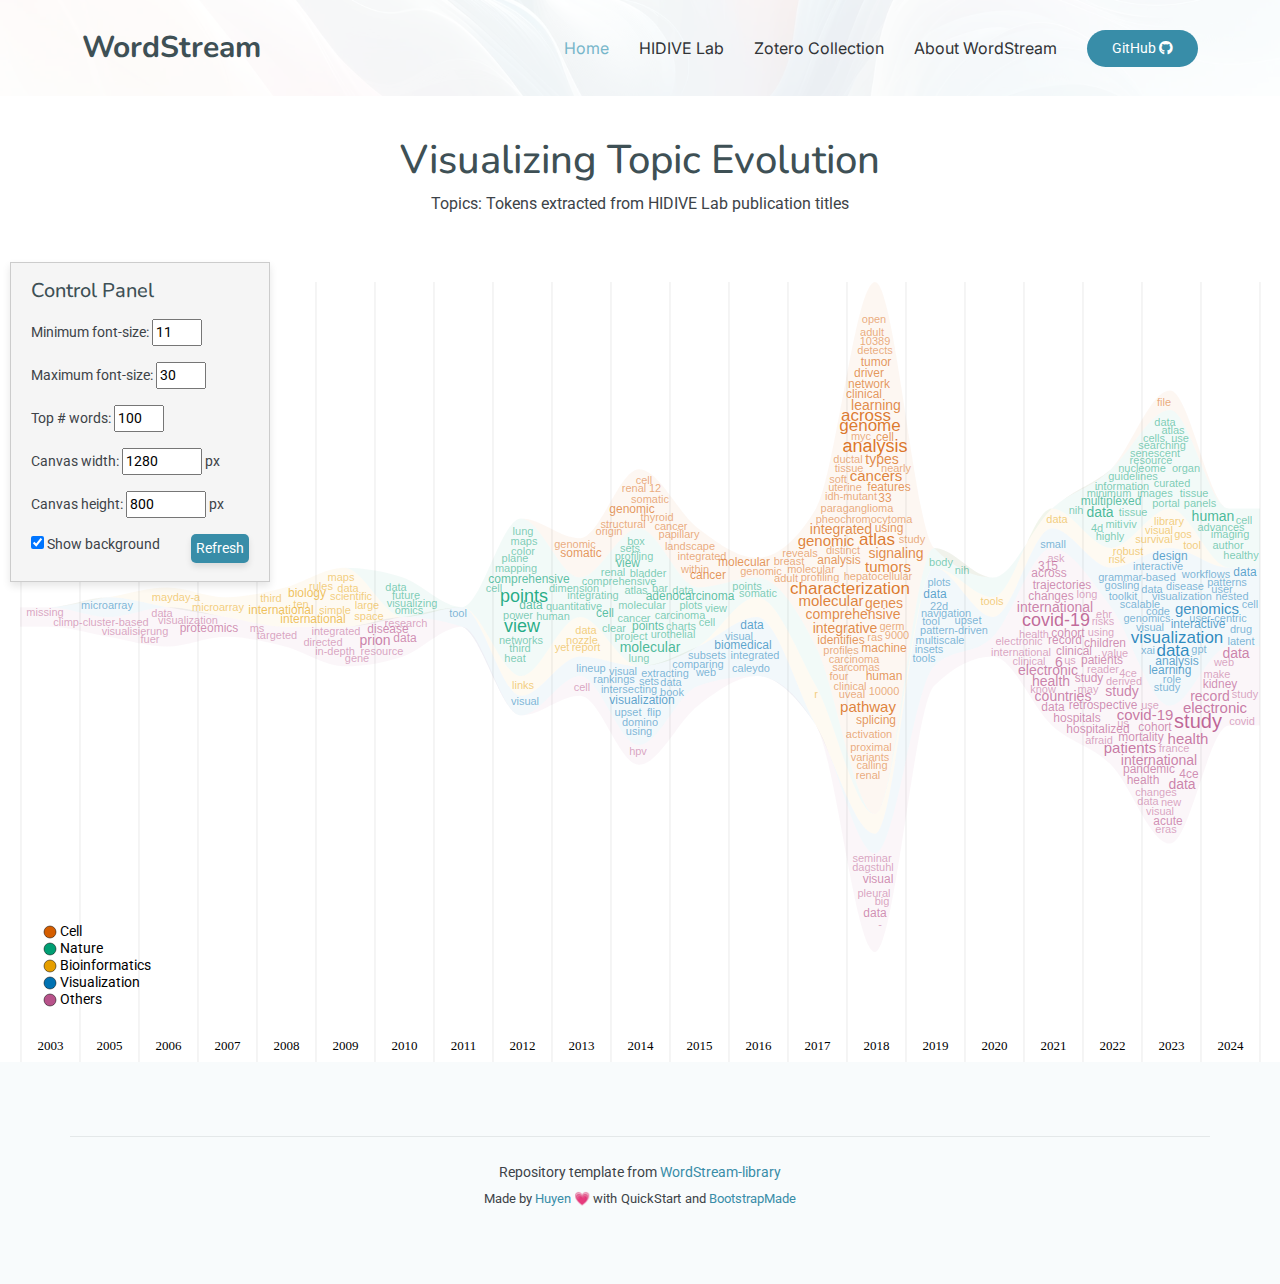
<file: index.html>
<!DOCTYPE html>
<html lang="en">

<head>
    <meta charset="utf-8">
    <meta content="width=device-width, initial-scale=1.0" name="viewport">
    <title>WordStream | HIDIVE Lab Publications</title>
    <meta name="description" content="">
    <meta name="keywords" content="">

    <!-- Favicons -->
    <link href="img/favicon.png" rel="icon">
    <link href="img/apple-touch-icon.png" rel="apple-touch-icon">

    <!-- Fonts -->
    <link href="https://fonts.googleapis.com" rel="preconnect">
    <link href="https://fonts.gstatic.com" rel="preconnect" crossorigin>
    <link href="https://fonts.googleapis.com/css2?family=Roboto:ital,wght@0,100;0,300;0,400;0,500;0,700;0,900;1,100;1,300;1,400;1,500;1,700;1,900&family=Inter:wght@100;200;300;400;500;600;700;800;900&family=Nunito:ital,wght@0,200;0,300;0,400;0,500;0,600;0,700;0,800;0,900;1,200;1,300;1,400;1,500;1,600;1,700;1,800;1,900&display=swap"
          rel="stylesheet">

    <!-- Vendor CSS Files -->
    <link href="vendor/bootstrap/css/bootstrap.min.css" rel="stylesheet">
    <link href="vendor/bootstrap-icons/bootstrap-icons.css" rel="stylesheet">
    <link href="vendor/aos/aos.css" rel="stylesheet">
    <link href="vendor/glightbox/css/glightbox.min.css" rel="stylesheet">
    <link href="vendor/swiper/swiper-bundle.min.css" rel="stylesheet">

    <!-- Main CSS File -->
    <link href="https://use.fontawesome.com/releases/v5.11.2/css/all.css" rel="stylesheet">
    <link href="css/template.css" rel="stylesheet">
    <link href="css/main.css" rel="stylesheet">

    <!-- Main JS Scripts -->
    <script src="dist/d3.v4.min.js"></script>
    <script src="dist/mark.min.js" charset="UTF-8"></script>
    <script src="js/wordstream.js"></script>

    <!--  DataTables -->
    <link rel="stylesheet" type="text/css" href="https://cdn.datatables.net/2.1.8/css/dataTables.dataTables.css">
    <script type="text/javascript" charset="utf8" src="https://code.jquery.com/jquery-3.7.1.js"></script>
    <script type="text/javascript" charset="utf8" src="https://cdn.datatables.net/2.1.8/js/dataTables.js"></script>

</head>

<body class="index-page">

<header id="header" class="header d-flex align-items-center hero-bg hero section nav-bar">
    <div class="container-fluid container-xl position-relative d-flex align-items-center">

        <a href="index.html" class="logo d-flex align-items-center me-auto">
            <h1 class="sitename">WordStream</h1>
        </a>

        <nav id="navmenu" class="navmenu">
            <ul>
                <li><a href="index.html#hero" class="active">Home</a></li>
                <li><a href="https://www.hidivelab.org/" target="_blank">HIDIVE Lab</a></li>
                <li><a href="https://www.zotero.org/groups/5145258/hidive/library" target="_blank">Zotero Collection</a>
                </li>
                <li><a href="https://huyen-nguyen.github.io/maker/#gallery" target="_blank">About WordStream</a></li>
            </ul>
            <i class="mobile-nav-toggle d-xl-none bi bi-list"></i>
        </nav>

        <a class="btn-getstarted" href="https://github.com/huyen-nguyen/hidive-wordstream" target="_blank">GitHub <i
                class="fab fa-github"></i></a>

    </div>
</header>

<main class="main">
    <!-- Hero Section -->
    <section class="intro-text">
        <div class="container text-center">
            <h1>Visualizing <span>Topic Evolution</span></h1>
            <p data-aos-delay="100">Topics: Tokens extracted from HIDIVE Lab publication titles<br></p>
        </div>
    </section>
    <div id="vis-container"></div>
    <div id="table-container"></div>
</main>

<!-- Stickied floating box -->
<div id="floating-box" class="floating-box">
</div>

<footer id="footer" class="footer position-relative light-background">

    <div class="container footer-top">
    </div>

    <div class="container copyright text-center mt-4">
        <p>Repository template from <a href="https://github.com/huyen-nguyen/wordstream-library" target="_blank">WordStream-library</a></p>
        <div class="credits">
          Made by <a href="https://huyennguyen.com/" target="_blank">Huyen 💗</a> with<span class="px-1 sitename">QuickStart</span>and
          <a href="https://bootstrapmade.com/">BootstrapMade</a>
        </div>
    </div>

</footer>

<!-- Scroll Top -->
<a href="#" id="scroll-top" class="scroll-top d-flex align-items-center justify-content-center"><i
        class="bi bi-arrow-up-short"></i></a>

<!-- Main JS File -->
<script src="js/config.js"></script>
<script src="js/script.js"></script>
<script src="js/panel.js"></script>

</body>

</html>
</file>
<file: css/main.css>
.nav-bar{
    min-height: 6rem;
    padding: 0 !important;
}

.header {
    position: relative; /* Needed for the pseudo-element to position correctly */
    background-image: url('../img/hero-bg-light.webp'); /* Set the background image */
    background-size: cover; /* Ensure the image covers the whole header */
    background-position: center; /* Center the background image */
    background-repeat: no-repeat; /* Prevent image from repeating */
}

.header::before {
    content: ''; /* Required for a pseudo-element */
    position: absolute; /* Position it over the header */
    top: 0;
    left: 0;
    right: 0;
    bottom: 0;
    background: rgba(255, 255, 255, 0.9); /* Half-transparent white overlay (you can use other colors if needed) */
    z-index: 1; /* Ensure the overlay is behind the content but over the image */
}

.header .container-fluid {
    position: relative; /* Make sure content stays above the overlay */
    z-index: 2; /* Places the content on top of the transparent layer */
}

.intro-text{
    padding: 40px 0 30px 0;
}

/* Ensure the table layout is fixed */
#dataTable {
    table-layout: fixed;
    width: 100%; /* Make sure the table takes full width of its container */
    word-wrap: break-word;       /* Break long words */
    overflow-wrap: break-word;   /* Break long words in modern browsers */
    white-space: normal;
}

/* Set fixed column widths for each column using the class names */

/* Year column */
.col-year {
    width: 5%;
}

/* Authors column */
.col-authors {
    width: 30%;
}

/* Title column */
.col-title {
    width: 25%;
}

/* Venue column */
.col-venue {
    width: 14%;
}

/* DOI column */
.col-doi {
    width: 13%;
}

/* URL column */
.col-url {
    width: 13%;
}


/* ----- marking highlighting ------ */

.highlight {
    padding: 2px 5px;
    margin: 0;
    line-height: 1;
    box-decoration-break: clone;
    -webkit-box-decoration-break: clone;
    border-radius: 0.35rem;
}

mark span{
    font-size: 0.6em;
    font-weight: bold;
    line-height: 1;
    border-radius: 0.35em;
    text-transform: uppercase;
    /* vertical-align: middle; */
    margin-left: 0.3rem;
    color: #424242;
}

/* Floating sticky box styling */
.floating-box {
    position: absolute;
    top: 0; /* Place it initially at the top of the vis-container */
    left: 10px; /* Align it to the left side of the vis-container */
    width: 260px;
    height: 320px;
    background-color: #f5f5f5;
    border: 1px solid #ccc;
    padding: 16px 20px;
    font-size: 14px;
    z-index: 1000; /* Ensure it's above other content */
    box-shadow: 0px 4px 8px rgba(0, 0, 0, 0.1); /* Optional shadow for floating effect */
}

#vis-container{
    position: relative;
    overflow-y: auto;
}

.refresh-btn{
    display: inline-block;
    float: right;
}

/* Base button styling */
.refresh-btn {
    background-color: #388DA8FF; /* Green background */
    color: white; /* White text */
    padding: 4px 5px; /* Padding inside the button */
    border: none; /* Remove border */
    border-radius: 5px; /* Rounded corners */
    cursor: pointer; /* Pointer cursor on hover */
    box-shadow: 0 4px 6px rgba(0, 0, 0, 0.1); /* Subtle shadow */
    transition: background-color 0.3s, transform 0.2s; /* Smooth transition */
}

/* Button hover effect */
.refresh-btn:hover {
    background-color: #2e839d; /* Darker green on hover */
}

/* Button active (pressed) effect */
.refresh-btn:active {
    transform: scale(0.98); /* Slightly shrink on click */
    background-color: #3b839a; /* Even darker green */
}


.check-bg{
    display: inline-block;
}
</file>
<file: css/template.css>
/**
* Template Name: QuickStart
* Template URL: https://bootstrapmade.com/quickstart-bootstrap-startup-website-template/
* Updated: Aug 07 2024 with Bootstrap v5.3.3
* Author: BootstrapMade.com
* License: https://bootstrapmade.com/license/
*/

/*--------------------------------------------------------------
# Font & Color Variables
# Help: https://bootstrapmade.com/color-system/
--------------------------------------------------------------*/
/* Fonts */
:root {
  --default-font: "Roboto",  system-ui, -apple-system, "Segoe UI", Roboto, "Helvetica Neue", Arial, "Noto Sans", "Liberation Sans", sans-serif, "Apple Color Emoji", "Segoe UI Emoji", "Segoe UI Symbol", "Noto Color Emoji";
  --heading-font: "Nunito",  sans-serif;
  --nav-font: "Inter",  sans-serif;
}

/* Global Colors - The following color variables are used throughout the website. Updating them here will change the color scheme of the entire website */
:root { 
  --background-color: #ffffff; /* Background color for the entire website, including individual sections */
  --default-color: #3d4348; /* Default color used for the majority of the text content across the entire website */
  --heading-color: #3e5055; /* Color for headings, subheadings and title throughout the website */
  --accent-color: #388da8; /* Accent color that represents your brand on the website. It's used for buttons, links, and other elements that need to stand out */
  --surface-color: #ffffff; /* The surface color is used as a background of boxed elements within sections, such as cards, icon boxes, or other elements that require a visual separation from the global background. */
  --contrast-color: #ffffff; /* Contrast color for text, ensuring readability against backgrounds of accent, heading, or default colors. */
}

/* Nav Menu Colors - The following color variables are used specifically for the navigation menu. They are separate from the global colors to allow for more customization options */
:root {
  --nav-color: #313336;  /* The default color of the main navmenu links */
  --nav-hover-color: #77b6ca; /* Applied to main navmenu links when they are hovered over or active */
  --nav-mobile-background-color: #ffffff; /* Used as the background color for mobile navigation menu */
  --nav-dropdown-background-color: #ffffff; /* Used as the background color for dropdown items that appear when hovering over primary navigation items */
  --nav-dropdown-color: #313336; /* Used for navigation links of the dropdown items in the navigation menu. */
  --nav-dropdown-hover-color: #77b6ca; /* Similar to --nav-hover-color, this color is applied to dropdown navigation links when they are hovered over. */
}

/* Color Presets - These classes override global colors when applied to any section or element, providing reuse of the sam color scheme. */

.light-background {
  --background-color: #f8fbfc;
  --surface-color: #ffffff;
}

.dark-background {
  --background-color: #060606;
  --default-color: #ffffff;
  --heading-color: #ffffff;
  --surface-color: #252525;
  --contrast-color: #ffffff;
}

/* Smooth scroll */
:root {
  scroll-behavior: smooth;
}

/*--------------------------------------------------------------
# General Styling & Shared Classes
--------------------------------------------------------------*/
body {
  color: var(--default-color);
  background-color: var(--background-color);
  font-family: var(--default-font);
}

a {
  color: var(--accent-color);
  text-decoration: none;
  transition: 0.3s;
}

a:hover {
  color: color-mix(in srgb, var(--accent-color), transparent 25%);
  text-decoration: none;
}

h1,
h2,
h3,
h4,
h5,
h6 {
  color: var(--heading-color);
  font-family: var(--heading-font);
}

/* PHP Email Form Messages
------------------------------*/
.php-email-form .error-message {
  display: none;
  background: #df1529;
  color: #ffffff;
  text-align: left;
  padding: 15px;
  margin-bottom: 24px;
  font-weight: 600;
}

.php-email-form .sent-message {
  display: none;
  color: #ffffff;
  background: #059652;
  text-align: center;
  padding: 15px;
  margin-bottom: 24px;
  font-weight: 600;
}

.php-email-form .loading {
  display: none;
  background: var(--surface-color);
  text-align: center;
  padding: 15px;
  margin-bottom: 24px;
}

.php-email-form .loading:before {
  content: "";
  display: inline-block;
  border-radius: 50%;
  width: 24px;
  height: 24px;
  margin: 0 10px -6px 0;
  border: 3px solid var(--accent-color);
  border-top-color: var(--surface-color);
  animation: php-email-form-loading 1s linear infinite;
}

@keyframes php-email-form-loading {
  0% {
    transform: rotate(0deg);
  }

  100% {
    transform: rotate(360deg);
  }
}

/*--------------------------------------------------------------
# Global Header
--------------------------------------------------------------*/
.header {
  color: var(--default-color);
  background-color: var(--background-color);
  padding: 20px 0;
  transition: all 0.5s;
  z-index: 997;
}

.header .logo {
  line-height: 1;
}

.header .logo img {
  max-height: 36px;
  margin-right: 8px;
}

.header .logo h1 {
  font-size: 30px;
  margin: 0;
  font-weight: 700;
  color: var(--heading-color);
}

@media (max-width: 480px) {
  .header .logo img {
    max-height: 24px;
  }

  .header .logo h1 {
    font-size: 24px;
  }
}

.header .btn-getstarted,
.header .btn-getstarted:focus {
  color: var(--contrast-color);
  background: var(--accent-color);
  font-size: 14px;
  padding: 8px 25px;
  margin: 0 0 0 30px;
  border-radius: 50px;
  transition: 0.3s;
}

.header .btn-getstarted:hover,
.header .btn-getstarted:focus:hover {
  color: var(--contrast-color);
  background: color-mix(in srgb, var(--accent-color), transparent 15%);
}

@media (max-width: 1200px) {
  .header .logo {
    order: 1;
  }

  .header .btn-getstarted {
    order: 2;
    margin: 0 15px 0 0;
    padding: 6px 15px;
  }

  .header .navmenu {
    order: 3;
  }
}

.scrolled .header {
  box-shadow: 0px 0 18px rgba(0, 0, 0, 0.1);
}

/* Index Page Header
------------------------------*/
.index-page .header {
  --background-color: rgba(255, 255, 255, 0);
}

/* Index Page Header on Scroll
------------------------------*/
.index-page.scrolled .header {
  --background-color: #ffffff;
}

/*--------------------------------------------------------------
# Navigation Menu
--------------------------------------------------------------*/
/* Desktop Navigation */
@media (min-width: 1200px) {
  .navmenu {
    padding: 0;
  }

  .navmenu ul {
    margin: 0;
    padding: 0;
    display: flex;
    list-style: none;
    align-items: center;
  }

  .navmenu li {
    position: relative;
  }

  .navmenu a,
  .navmenu a:focus {
    color: var(--nav-color);
    padding: 18px 15px;
    font-size: 16px;
    font-family: var(--nav-font);
    font-weight: 400;
    display: flex;
    align-items: center;
    justify-content: space-between;
    white-space: nowrap;
    transition: 0.3s;
  }

  .navmenu a i,
  .navmenu a:focus i {
    font-size: 12px;
    line-height: 0;
    margin-left: 5px;
    transition: 0.3s;
  }

  .navmenu li:last-child a {
    padding-right: 0;
  }

  .navmenu li:hover>a,
  .navmenu .active,
  .navmenu .active:focus {
    color: var(--nav-hover-color);
  }

  .navmenu .dropdown ul {
    margin: 0;
    padding: 10px 0;
    background: var(--nav-dropdown-background-color);
    display: block;
    position: absolute;
    visibility: hidden;
    left: 14px;
    top: 130%;
    opacity: 0;
    transition: 0.3s;
    border-radius: 4px;
    z-index: 99;
    box-shadow: 0px 0px 30px rgba(0, 0, 0, 0.1);
  }

  .navmenu .dropdown ul li {
    min-width: 200px;
  }

  .navmenu .dropdown ul a {
    padding: 10px 20px;
    font-size: 15px;
    text-transform: none;
    color: var(--nav-dropdown-color);
  }

  .navmenu .dropdown ul a i {
    font-size: 12px;
  }

  .navmenu .dropdown ul a:hover,
  .navmenu .dropdown ul .active:hover,
  .navmenu .dropdown ul li:hover>a {
    color: var(--nav-dropdown-hover-color);
  }

  .navmenu .dropdown:hover>ul {
    opacity: 1;
    top: 100%;
    visibility: visible;
  }

  .navmenu .dropdown .dropdown ul {
    top: 0;
    left: -90%;
    visibility: hidden;
  }

  .navmenu .dropdown .dropdown:hover>ul {
    opacity: 1;
    top: 0;
    left: -100%;
    visibility: visible;
  }

  .navmenu .megamenu {
    position: static;
  }

  .navmenu .megamenu ul {
    margin: 0;
    padding: 10px;
    background: var(--nav-dropdown-background-color);
    box-shadow: 0px 0px 20px rgba(0, 0, 0, 0.1);
    position: absolute;
    top: 130%;
    left: 0;
    right: 0;
    visibility: hidden;
    opacity: 0;
    display: flex;
    transition: 0.3s;
    border-radius: 4px;
    z-index: 99;
  }

  .navmenu .megamenu ul li {
    flex: 1;
  }

  .navmenu .megamenu ul li a,
  .navmenu .megamenu ul li:hover>a {
    padding: 10px 20px;
    font-size: 15px;
    color: var(--nav-dropdown-color);
  }

  .navmenu .megamenu ul li a:hover,
  .navmenu .megamenu ul li .active,
  .navmenu .megamenu ul li .active:hover {
    color: var(--nav-dropdown-hover-color);
  }

  .navmenu .megamenu:hover>ul {
    opacity: 1;
    top: 100%;
    visibility: visible;
  }
}

/* Mobile Navigation */
@media (max-width: 1199px) {
  .mobile-nav-toggle {
    color: var(--nav-color);
    font-size: 28px;
    line-height: 0;
    margin-right: 10px;
    cursor: pointer;
    transition: color 0.3s;
  }

  .navmenu {
    padding: 0;
    z-index: 9997;
  }

  .navmenu ul {
    display: none;
    list-style: none;
    position: absolute;
    inset: 60px 20px 20px 20px;
    padding: 10px 0;
    margin: 0;
    border-radius: 6px;
    background-color: var(--nav-mobile-background-color);
    overflow-y: auto;
    transition: 0.3s;
    z-index: 9998;
    box-shadow: 0px 0px 30px rgba(0, 0, 0, 0.1);
  }

  .navmenu a,
  .navmenu a:focus {
    color: var(--nav-dropdown-color);
    padding: 10px 20px;
    font-family: var(--nav-font);
    font-size: 17px;
    font-weight: 500;
    display: flex;
    align-items: center;
    justify-content: space-between;
    white-space: nowrap;
    transition: 0.3s;
  }

  .navmenu a i,
  .navmenu a:focus i {
    font-size: 12px;
    line-height: 0;
    margin-left: 5px;
    width: 30px;
    height: 30px;
    display: flex;
    align-items: center;
    justify-content: center;
    border-radius: 50%;
    transition: 0.3s;
    background-color: color-mix(in srgb, var(--accent-color), transparent 90%);
  }

  .navmenu a i:hover,
  .navmenu a:focus i:hover {
    background-color: var(--accent-color);
    color: var(--contrast-color);
  }

  .navmenu a:hover,
  .navmenu .active,
  .navmenu .active:focus {
    color: var(--nav-dropdown-hover-color);
  }

  .navmenu .active i,
  .navmenu .active:focus i {
    background-color: var(--accent-color);
    color: var(--contrast-color);
    transform: rotate(180deg);
  }

  .navmenu .dropdown ul {
    position: static;
    display: none;
    z-index: 99;
    padding: 10px 0;
    margin: 10px 20px;
    background-color: var(--nav-dropdown-background-color);
    border: 1px solid color-mix(in srgb, var(--default-color), transparent 90%);
    transition: all 0.5s ease-in-out;
    box-shadow: none;
  }

  .navmenu .dropdown ul ul {
    background-color: rgba(33, 37, 41, 0.1);
  }

  .navmenu .dropdown>.dropdown-active {
    display: block;
    background-color: rgba(33, 37, 41, 0.03);
  }

  .mobile-nav-active {
    overflow: hidden;
  }

  .mobile-nav-active .mobile-nav-toggle {
    color: #fff;
    position: absolute;
    font-size: 32px;
    top: 15px;
    right: 15px;
    margin-right: 0;
    z-index: 9999;
  }

  .mobile-nav-active .navmenu {
    position: fixed;
    overflow: hidden;
    inset: 0;
    background: rgba(33, 37, 41, 0.8);
    transition: 0.3s;
  }

  .mobile-nav-active .navmenu>ul {
    display: block;
  }
}

/*--------------------------------------------------------------
# Global Footer
--------------------------------------------------------------*/
.footer {
  color: var(--default-color);
  background-color: var(--background-color);
  font-size: 14px;
  padding-bottom: 50px;
  position: relative;
}

.footer .footer-top {
  padding-top: 50px;
}

.footer .footer-about .logo {
  line-height: 1;
  margin-bottom: 25px;
}

.footer .footer-about .logo img {
  max-height: 40px;
  margin-right: 6px;
}

.footer .footer-about .logo span {
  font-size: 26px;
  font-weight: 700;
  letter-spacing: 1px;
  font-family: var(--heading-font);
  color: var(--heading-color);
}

.footer .footer-about p {
  font-size: 14px;
  font-family: var(--heading-font);
}

.footer .social-links a {
  display: flex;
  align-items: center;
  justify-content: center;
  width: 40px;
  height: 40px;
  border-radius: 50%;
  border: 1px solid color-mix(in srgb, var(--default-color), transparent 50%);
  font-size: 16px;
  color: color-mix(in srgb, var(--default-color), transparent 30%);
  margin-right: 10px;
  transition: 0.3s;
}

.footer .social-links a:hover {
  color: var(--accent-color);
  border-color: var(--accent-color);
}

.footer h4 {
  font-size: 16px;
  font-weight: bold;
  position: relative;
  padding-bottom: 12px;
}

.footer .footer-links {
  margin-bottom: 30px;
}

.footer .footer-links ul {
  list-style: none;
  padding: 0;
  margin: 0;
}

.footer .footer-links ul i {
  padding-right: 2px;
  font-size: 12px;
  line-height: 0;
}

.footer .footer-links ul li {
  padding: 10px 0;
  display: flex;
  align-items: center;
}

.footer .footer-links ul li:first-child {
  padding-top: 0;
}

.footer .footer-links ul a {
  color: color-mix(in srgb, var(--default-color), transparent 30%);
  display: inline-block;
  line-height: 1;
}

.footer .footer-links ul a:hover {
  color: var(--accent-color);
}

.footer .footer-contact p {
  margin-bottom: 5px;
}

.footer .footer-newsletter .newsletter-form {
  margin-top: 30px;
  margin-bottom: 15px;
  padding: 6px 8px;
  position: relative;
  border-radius: 50px;
  border: 1px solid color-mix(in srgb, var(--accent-color), transparent 70%);
  display: flex;
  background-color: var(--surface-color);
  transition: 0.3s;
}

.footer .footer-newsletter .newsletter-form:focus-within {
  border-color: var(--accent-color);
}

.footer .footer-newsletter .newsletter-form input[type=email] {
  border: 0;
  padding: 4px 10px;
  width: 100%;
  background-color: var(--contrsast-color);
  color: var(--default-color);
}

.footer .footer-newsletter .newsletter-form input[type=email]:focus-visible {
  outline: none;
}

.footer .footer-newsletter .newsletter-form input[type=submit] {
  border: 0;
  font-size: 16px;
  padding: 0 20px;
  margin: -7px -9px -7px 0;
  background: var(--accent-color);
  color: var(--contrast-color);
  transition: 0.3s;
  border-radius: 50px;
}

.footer .footer-newsletter .newsletter-form input[type=submit]:hover {
  background: color-mix(in srgb, var(--accent-color), transparent 20%);
}

.footer .copyright {
  padding-top: 25px;
  padding-bottom: 25px;
  border-top: 1px solid color-mix(in srgb, var(--default-color), transparent 90%);
}

.footer .copyright p {
  margin-bottom: 0;
}

.footer .credits {
  margin-top: 6px;
  font-size: 13px;
}

/*--------------------------------------------------------------
# Preloader
--------------------------------------------------------------*/
#preloader {
  position: fixed;
  inset: 0;
  z-index: 9999;
  overflow: hidden;
  background-color: var(--background-color);
  transition: all 0.6s ease-out;
  width: 100%;
  height: 100vh;
}

#preloader:before,
#preloader:after {
  content: "";
  position: absolute;
  border: 4px solid var(--accent-color);
  border-radius: 50%;
  animation: animate-preloader 2s cubic-bezier(0, 0.2, 0.8, 1) infinite;
}

#preloader:after {
  animation-delay: -0.5s;
}

@keyframes animate-preloader {
  0% {
    width: 10px;
    height: 10px;
    top: calc(50% - 5px);
    left: calc(50% - 5px);
    opacity: 1;
  }

  100% {
    width: 72px;
    height: 72px;
    top: calc(50% - 36px);
    left: calc(50% - 36px);
    opacity: 0;
  }
}

/*--------------------------------------------------------------
# Scroll Top Button
--------------------------------------------------------------*/
.scroll-top {
  position: fixed;
  visibility: hidden;
  opacity: 0;
  right: 15px;
  bottom: -15px;
  z-index: 99999;
  background-color: var(--accent-color);
  width: 44px;
  height: 44px;
  border-radius: 50px;
  transition: all 0.4s;
}

.scroll-top i {
  font-size: 24px;
  color: var(--contrast-color);
  line-height: 0;
}

.scroll-top:hover {
  background-color: color-mix(in srgb, var(--accent-color), transparent 20%);
  color: var(--contrast-color);
}

.scroll-top.active {
  visibility: visible;
  opacity: 1;
  bottom: 15px;
}

/*--------------------------------------------------------------
# Disable aos animation delay on mobile devices
--------------------------------------------------------------*/
@media screen and (max-width: 768px) {
  [data-aos-delay] {
    transition-delay: 0 !important;
  }
}

/*--------------------------------------------------------------
# Global Page Titles & Breadcrumbs
--------------------------------------------------------------*/
.page-title {
  --background-color: color-mix(in srgb, var(--default-color), transparent 96%);
  color: var(--default-color);
  background-color: var(--background-color);
  padding: 25px 0;
  position: relative;
}

.page-title h1 {
  font-size: 24px;
  font-weight: 700;
}

.page-title .breadcrumbs ol {
  display: flex;
  flex-wrap: wrap;
  list-style: none;
  padding: 0;
  margin: 0;
  font-size: 14px;
}

.page-title .breadcrumbs ol li+li {
  padding-left: 10px;
}

.page-title .breadcrumbs ol li+li::before {
  content: "/";
  display: inline-block;
  padding-right: 10px;
  color: color-mix(in srgb, var(--default-color), transparent 70%);
}

/*--------------------------------------------------------------
# Global Sections
--------------------------------------------------------------*/
section,
.section {
  color: var(--default-color);
  background-color: var(--background-color);
  padding: 60px 0;
  scroll-margin-top: 100px;
  overflow: clip;
}

@media (max-width: 1199px) {

  section,
  .section {
    scroll-margin-top: 66px;
  }
}

/*--------------------------------------------------------------
# Global Section Titles
--------------------------------------------------------------*/
.section-title {
  text-align: center;
  padding-bottom: 60px;
  position: relative;
}

.section-title h2 {
  font-size: 32px;
  font-weight: 700;
  margin-bottom: 20px;
  padding-bottom: 20px;
  position: relative;
}

.section-title h2:after {
  content: "";
  position: absolute;
  display: block;
  width: 50px;
  height: 3px;
  background: var(--accent-color);
  left: 0;
  right: 0;
  bottom: 0;
  margin: auto;
}

.section-title p {
  margin-bottom: 0;
}

/*--------------------------------------------------------------
# Hero Section
--------------------------------------------------------------*/
.hero {
  width: 100%;
  min-height: 70vh;
  position: relative;
  padding: 180px 0 40px 0;
  display: flex;
  align-items: center;
  overflow: hidden;
}

.hero .hero-bg img {
  position: absolute;
  inset: 0;
  display: block;
  width: 100%;
  height: 100%;
  object-fit: cover;
  z-index: 1;
}

.hero .hero-bg::before {
  content: "";
  background: color-mix(in srgb, var(--background-color), transparent 15%);
  position: absolute;
  inset: 0;
  z-index: 2;
}

.hero .container {
  position: relative;
  z-index: 3;
}

.hero h1 {
  margin: 0;
  font-size: 48px;
  font-weight: 700;
  line-height: 56px;
}

.hero h1 span {
  color: var(--accent-color);
}

.hero p {
  color: color-mix(in srgb, var(--default-color), transparent 30%);
  margin: 5px 0 30px 0;
  font-size: 20px;
  font-weight: 400;
}

@media (min-width: 768px) {
  .hero .hero-img {
    max-width: 600px;
  }
}

.hero .btn-get-started {
  color: var(--contrast-color);
  background: var(--accent-color);
  font-family: var(--heading-font);
  font-weight: 500;
  font-size: 15px;
  letter-spacing: 1px;
  display: inline-block;
  padding: 10px 28px;
  border-radius: 50px;
  transition: 0.5s;
  box-shadow: 0 8px 28px rgba(0, 0, 0, 0.1);
}

.hero .btn-get-started:hover {
  color: var(--contrast-color);
  background: color-mix(in srgb, var(--accent-color), transparent 15%);
  box-shadow: 0 8px 28px rgba(0, 0, 0, 0.1);
}

.hero .btn-watch-video {
  font-size: 16px;
  transition: 0.5s;
  margin-left: 25px;
  color: var(--default-color);
  font-weight: 600;
}

.hero .btn-watch-video i {
  color: var(--accent-color);
  font-size: 32px;
  transition: 0.3s;
  line-height: 0;
  margin-right: 8px;
}

.hero .btn-watch-video:hover {
  color: var(--accent-color);
}

.hero .btn-watch-video:hover i {
  color: color-mix(in srgb, var(--accent-color), transparent 15%);
}

@media (max-width: 640px) {
  .hero h1 {
    font-size: 28px;
    line-height: 36px;
  }

  .hero p {
    font-size: 18px;
    line-height: 24px;
    margin-bottom: 30px;
  }

  .hero .btn-get-started,
  .hero .btn-watch-video {
    font-size: 13px;
  }
}

/*--------------------------------------------------------------
# Featured Services Section
--------------------------------------------------------------*/
.featured-services {
  padding: 40px 0;
}

.featured-services .service-item {
  position: relative;
  padding-top: 20px;
}

.featured-services .service-item .icon {
  background-color: color-mix(in srgb, var(--accent-color), transparent 80%);
  width: 72px;
  height: 72px;
  position: relative;
  margin-right: 15px;
  line-height: 0;
  display: flex;
  align-items: center;
  justify-content: center;
  transition: ease-in-out 0.3s;
}

.featured-services .service-item .icon i {
  color: var(--accent-color);
  font-size: 32px;
  z-index: 2;
  position: relative;
}

.featured-services .service-item .title {
  font-weight: 700;
  margin-bottom: 5px;
  font-size: 18px;
}

.featured-services .service-item .title a {
  color: var(--heading-color);
}

.featured-services .service-item .title a:hover {
  color: var(--accent-color);
}

.featured-services .service-item .description {
  font-size: 14px;
}

.featured-services .service-item:hover .icon {
  background-color: var(--accent-color);
}

.featured-services .service-item:hover .icon i {
  color: var(--contrast-color);
}

/*--------------------------------------------------------------
# About Section
--------------------------------------------------------------*/
.about {
  padding-bottom: 20px;
}

.about .content .who-we-are {
  text-transform: uppercase;
  margin-bottom: 15px;
  color: color-mix(in srgb, var(--default-color), transparent 40%);
}

.about .content h3 {
  font-size: 2rem;
  font-weight: 700;
}

.about .content ul {
  list-style: none;
  padding: 0;
}

.about .content ul li {
  padding-bottom: 10px;
}

.about .content ul i {
  font-size: 1.25rem;
  margin-right: 4px;
  color: var(--accent-color);
}

.about .content p:last-child {
  margin-bottom: 0;
}

.about .content .read-more {
  background: var(--accent-color);
  color: var(--contrast-color);
  font-family: var(--heading-font);
  font-weight: 500;
  font-size: 16px;
  letter-spacing: 1px;
  padding: 12px 24px;
  border-radius: 5px;
  transition: 0.3s;
  display: inline-flex;
  align-items: center;
  justify-content: center;
}

.about .content .read-more i {
  font-size: 18px;
  margin-left: 5px;
  line-height: 0;
  transition: 0.3s;
}

.about .content .read-more:hover {
  background: color-mix(in srgb, var(--accent-color), transparent 20%);
  padding-right: 19px;
}

.about .content .read-more:hover i {
  margin-left: 10px;
}

.about .about-images img {
  border-radius: 10px;
}

/*--------------------------------------------------------------
# Clients Section
--------------------------------------------------------------*/
.clients {
  padding: 20px 0;
}

.clients .client-logo {
  display: flex;
  justify-content: center;
  align-items: center;
  overflow: hidden;
}

.clients .client-logo img {
  padding: 20px 40px;
  max-width: 90%;
  transition: 0.3s;
  opacity: 0.5;
  filter: grayscale(100);
}

.clients .client-logo img:hover {
  filter: none;
  opacity: 1;
}

@media (max-width: 640px) {
  .clients .client-logo img {
    padding: 20px;
  }
}

/*--------------------------------------------------------------
# Features Section
--------------------------------------------------------------*/
.features .nav-tabs {
  border: 0;
}

.features .nav-item {
  width: 100%;
  margin-bottom: 15px;
}

.features .nav-item:last-child {
  margin-bottom: 0;
}

.features .nav-link {
  color: var(--heading-color);
  border: 0;
  padding: 30px;
  transition: 0.3s;
  border-radius: 10px;
  display: flex;
  cursor: pointer;
}

.features .nav-link i {
  background-color: var(--surface-color);
  color: var(--accent-color);
  display: flex;
  align-items: center;
  justify-content: center;
  margin-right: 20px;
  width: 48px;
  height: 48px;
  font-size: 22px;
  flex-shrink: 0;
  border-radius: 50px;
  box-shadow: 0 2px 4px rgba(0, 0, 0, 0.1);
}

.features .nav-link h4 {
  font-size: 20px;
  font-weight: 600;
  margin: 0 0 10px 0;
  transition: 0.3s;
}

.features .nav-link p {
  font-size: 15px;
  margin: 0;
}

.features .nav-link:hover {
  background: color-mix(in srgb, var(--accent-color), transparent 96%);
}

.features .nav-link.active {
  background: color-mix(in srgb, var(--accent-color), transparent 96%);
  color: var(--default-color);
}

.features .tab-pane img {
  border-radius: 15px;
}

/*--------------------------------------------------------------
# Features Details Section
--------------------------------------------------------------*/
.features-details .features-item+.features-item {
  margin-top: 60px;
}

.features-details .features-item .content {
  background-color: color-mix(in srgb, var(--accent-color), transparent 95%);
  color: color-mix(in srgb, var(--default-color), transparent 40%);
  padding: 30px;
  border-radius: 10px;
}

.features-details .features-item h3 {
  font-weight: 700;
  font-size: 26px;
  margin-bottom: 15px;
}

.features-details .features-item .more-btn {
  background-color: var(--accent-color);
  color: var(--contrast-color);
  padding: 6px 30px;
  border-radius: 6px;
}

.features-details .features-item .more-btn:hover {
  background-color: color-mix(in srgb, var(--accent-color), transparent 20%);
}

.features-details .features-item ul {
  list-style: none;
  padding: 0;
}

.features-details .features-item ul li {
  padding-bottom: 10px;
  display: flex;
  align-items: center;
}

.features-details .features-item ul li:last-child {
  padding-bottom: 0;
}

.features-details .features-item ul i {
  font-size: 20px;
  margin-right: 10px;
  color: var(--accent-color);
}

.features-details .features-item img {
  border-radius: 15px;
}

/*--------------------------------------------------------------
# Services Section
--------------------------------------------------------------*/
.services .service-item {
  background-color: var(--surface-color);
  border: 1px solid color-mix(in srgb, var(--default-color), transparent 85%);
  height: 100%;
  padding: 30px;
  transition: 0.3s;
  border-radius: 10px;
  display: flex;
}

.services .service-item .icon {
  font-size: 32px;
  border-radius: 10px;
  position: relative;
  margin-right: 25px;
  display: inline-flex;
  align-items: center;
  justify-content: center;
  width: 72px;
  height: 72px;
  flex-shrink: 0;
}

.services .service-item h3 {
  color: color-mix(in srgb, var(--heading-color), transparent 25%);
  font-weight: 700;
  font-size: 22px;
  transition: 0.3s;
}

.services .service-item p {
  margin-bottom: 0;
  color: color-mix(in srgb, var(--default-color), transparent 40%);
  transition: 0.3s;
}

.services .service-item .read-more {
  display: inline-flex;
  align-items: center;
  margin-top: 10px;
  transition: 0.3s;
  font-size: 14px;
}

.services .service-item .read-more i {
  margin-left: 10px;
}

.services .service-item.item-cyan .icon {
  color: #0dcaf0;
  border: 1px solid #0dcaf0;
  background: rgba(13, 202, 240, 0.1);
}

.services .service-item.item-orange .icon {
  color: #fd7e14;
  border: 1px solid #fd7e14;
  background: rgba(253, 126, 20, 0.1);
}

.services .service-item.item-teal .icon {
  color: #20c997;
  border: 1px solid #20c997;
  background: rgba(32, 201, 151, 0.1);
}

.services .service-item.item-red .icon {
  color: #df1529;
  border: 1px solid #df1529;
  background: rgba(223, 21, 4, 0.1);
}

.services .service-item.item-indigo .icon {
  color: #6610f2;
  border: 1px solid #6610f2;
  background: rgba(102, 16, 242, 0.1);
}

.services .service-item.item-pink .icon {
  color: #f3268c;
  border: 1px solid #f3268c;
  background: rgba(243, 38, 140, 0.1);
}

.services .service-item:hover {
  box-shadow: 0px 2px 25px rgba(0, 0, 0, 0.1);
}

.services .service-item:hover h3 {
  color: var(--heading-color);
}

.services .service-item:hover p {
  color: color-mix(in srgb, var(--default-color), transparent 10%);
}

/*--------------------------------------------------------------
# More Features Section
--------------------------------------------------------------*/
.more-features .features-image {
  position: relative;
  min-height: 400px;
}

.more-features .features-image img {
  position: absolute;
  inset: 0;
  display: block;
  width: 100%;
  height: 100%;
  object-fit: cover;
  z-index: 1;
}

.more-features h3 {
  font-size: 28px;
  font-weight: 700;
  margin-bottom: 20px;
}

.more-features .icon-box {
  margin-top: 30px;
}

.more-features .icon-box i {
  color: var(--accent-color);
  margin-right: 15px;
  font-size: 24px;
  line-height: 1.2;
}

.more-features .icon-box h4 {
  font-weight: 600;
  margin-bottom: 10px;
  font-size: 18px;
}

.more-features .icon-box p {
  line-height: 24px;
  font-size: 14px;
  margin-bottom: 0;
}

/*--------------------------------------------------------------
# Pricing Section
--------------------------------------------------------------*/
.pricing .pricing-item {
  background-color: color-mix(in srgb, var(--accent-color), transparent 96%);
  padding: 40px 40px;
  height: 100%;
  border-radius: 15px;
}

.pricing h3 {
  font-weight: 600;
  margin-bottom: 15px;
  font-size: 20px;
}

.pricing h4 {
  color: var(--accent-color);
  font-size: 48px;
  font-weight: 700;
  font-family: var(--heading-font);
  margin-bottom: 0;
}

.pricing h4 sup {
  font-size: 28px;
}

.pricing h4 span {
  color: color-mix(in srgb, var(--default-color), transparent 50%);
  font-size: 18px;
  font-weight: 500;
}

.pricing .description {
  font-size: 14px;
}

.pricing .cta-btn {
  border: 1px solid var(--default-color);
  color: var(--default-color);
  display: block;
  text-align: center;
  padding: 10px 35px;
  border-radius: 5px;
  font-size: 16px;
  font-weight: 500;
  font-family: var(--heading-font);
  transition: 0.3s;
  margin-top: 20px;
  margin-bottom: 6px;
}

.pricing .cta-btn:hover {
  background: var(--accent-color);
  color: var(--contrast-color);
  border-color: var(--accent-color);
}

.pricing ul {
  padding: 0;
  list-style: none;
  color: color-mix(in srgb, var(--default-color), transparent 30%);
  text-align: left;
  line-height: 20px;
}

.pricing ul li {
  padding: 10px 0;
  display: flex;
  align-items: center;
}

.pricing ul li:last-child {
  padding-bottom: 0;
}

.pricing ul i {
  color: #059652;
  font-size: 24px;
  padding-right: 3px;
}

.pricing ul .na {
  color: color-mix(in srgb, var(--default-color), transparent 60%);
}

.pricing ul .na i {
  color: color-mix(in srgb, var(--default-color), transparent 60%);
}

.pricing ul .na span {
  text-decoration: line-through;
}

.pricing .featured {
  position: relative;
}

.pricing .featured .popular {
  position: absolute;
  top: 15px;
  right: 15px;
  background-color: var(--accent-color);
  color: var(--contrast-color);
  padding: 4px 15px 6px 15px;
  margin: 0;
  border-radius: 5px;
  font-size: 14px;
  font-weight: 500;
}

.pricing .featured .cta-btn {
  background: var(--accent-color);
  color: var(--contrast-color);
  border-color: var(--accent-color);
}

@media (max-width: 992px) {
  .pricing .box {
    max-width: 60%;
    margin: 0 auto 30px auto;
  }
}

@media (max-width: 767px) {
  .pricing .box {
    max-width: 80%;
    margin: 0 auto 30px auto;
  }
}

@media (max-width: 420px) {
  .pricing .box {
    max-width: 100%;
    margin: 0 auto 30px auto;
  }
}

/*--------------------------------------------------------------
# Faq Section
--------------------------------------------------------------*/
.faq .section-title {
  padding-bottom: 20px;
}

.faq .faq-container .faq-item {
  position: relative;
  padding: 20px;
  margin-bottom: 15px;
  border: 1px solid color-mix(in srgb, var(--default-color), transparent 85%);
  border-radius: 5px;
  overflow: hidden;
}

.faq .faq-container .faq-item:last-child {
  margin-bottom: 0;
}

.faq .faq-container .faq-item h3 {
  font-weight: 600;
  font-size: 16px;
  line-height: 24px;
  margin: 0 30px 0 0;
  transition: 0.3s;
  cursor: pointer;
  display: flex;
  align-items: center;
}

.faq .faq-container .faq-item h3 .num {
  color: var(--accent-color);
  padding-right: 5px;
}

.faq .faq-container .faq-item h3:hover {
  color: var(--accent-color);
}

.faq .faq-container .faq-item .faq-content {
  display: grid;
  grid-template-rows: 0fr;
  transition: 0.3s ease-in-out;
  visibility: hidden;
  opacity: 0;
}

.faq .faq-container .faq-item .faq-content p {
  margin-bottom: 0;
  overflow: hidden;
}

.faq .faq-container .faq-item .faq-toggle {
  position: absolute;
  top: 20px;
  right: 20px;
  font-size: 16px;
  line-height: 0;
  transition: 0.3s;
  cursor: pointer;
}

.faq .faq-container .faq-item .faq-toggle:hover {
  color: var(--accent-color);
}

.faq .faq-container .faq-active {
  background-color: color-mix(in srgb, var(--accent-color), transparent 97%);
  border-color: color-mix(in srgb, var(--accent-color), transparent 80%);
}

.faq .faq-container .faq-active h3 {
  color: var(--accent-color);
}

.faq .faq-container .faq-active .faq-content {
  grid-template-rows: 1fr;
  visibility: visible;
  opacity: 1;
  padding-top: 10px;
}

.faq .faq-container .faq-active .faq-toggle {
  transform: rotate(90deg);
  color: var(--accent-color);
}

/*--------------------------------------------------------------
# Testimonials Section
--------------------------------------------------------------*/
.testimonials .testimonial-item {
  background-color: var(--surface-color);
  box-shadow: 0px 0 20px rgba(0, 0, 0, 0.1);
  box-sizing: content-box;
  padding: 30px;
  margin: 40px 30px;
  min-height: 320px;
  display: flex;
  flex-direction: column;
  text-align: center;
  transition: 0.3s;
}

.testimonials .testimonial-item .stars {
  margin-bottom: 15px;
}

.testimonials .testimonial-item .stars i {
  color: #ffc107;
  margin: 0 1px;
}

.testimonials .testimonial-item .testimonial-img {
  width: 90px;
  border-radius: 50%;
  border: 4px solid var(--background-color);
  margin: 0 auto;
}

.testimonials .testimonial-item h3 {
  font-size: 18px;
  font-weight: bold;
  margin: 10px 0 5px 0;
}

.testimonials .testimonial-item h4 {
  font-size: 14px;
  color: color-mix(in srgb, var(--default-color), transparent 40%);
  margin: 0;
}

.testimonials .testimonial-item p {
  font-style: italic;
  margin: 0 auto 15px auto;
}

.testimonials .swiper-wrapper {
  height: auto;
}

.testimonials .swiper-pagination {
  margin-top: 20px;
  position: relative;
}

.testimonials .swiper-pagination .swiper-pagination-bullet {
  width: 12px;
  height: 12px;
  background-color: color-mix(in srgb, var(--default-color), transparent 85%);
  opacity: 1;
}

.testimonials .swiper-pagination .swiper-pagination-bullet-active {
  background-color: var(--accent-color);
}

.testimonials .swiper-slide {
  opacity: 0.3;
}

@media (max-width: 1199px) {
  .testimonials .swiper-slide-active {
    opacity: 1;
  }

  .testimonials .swiper-pagination {
    margin-top: 0;
  }

  .testimonials .testimonial-item {
    margin: 40px 20px;
  }
}

@media (min-width: 1200px) {
  .testimonials .swiper-slide-next {
    opacity: 1;
    transform: scale(1.12);
  }
}

/*--------------------------------------------------------------
# Contact Section
--------------------------------------------------------------*/
.contact .info-item {
  background-color: var(--surface-color);
  padding: 20px 0 30px 0;
  box-shadow: 0px 0px 20px rgba(0, 0, 0, 0.1);
}

.contact .info-item i {
  font-size: 20px;
  color: var(--accent-color);
  width: 56px;
  height: 56px;
  font-size: 24px;
  display: flex;
  justify-content: center;
  align-items: center;
  border-radius: 4px;
  transition: all 0.3s ease-in-out;
  border-radius: 50%;
  border: 2px dotted color-mix(in srgb, var(--accent-color), transparent 40%);
}

.contact .info-item h3 {
  font-size: 20px;
  font-size: 18px;
  font-weight: 700;
  margin: 10px 0;
}

.contact .info-item p {
  padding: 0;
  margin-bottom: 0;
  font-size: 14px;
}

.contact .php-email-form {
  background-color: var(--surface-color);
  height: 100%;
  padding: 30px;
  box-shadow: 0px 0px 20px rgba(0, 0, 0, 0.1);
}

@media (max-width: 575px) {
  .contact .php-email-form {
    padding: 20px;
  }
}

.contact .php-email-form input[type=text],
.contact .php-email-form input[type=email],
.contact .php-email-form textarea {
  font-size: 14px;
  padding: 10px 15px;
  box-shadow: none;
  border-radius: 0;
  color: var(--default-color);
  background-color: var(--surface-color);
  border-color: color-mix(in srgb, var(--default-color), transparent 80%);
}

.contact .php-email-form input[type=text]:focus,
.contact .php-email-form input[type=email]:focus,
.contact .php-email-form textarea:focus {
  border-color: var(--accent-color);
}

.contact .php-email-form input[type=text]::placeholder,
.contact .php-email-form input[type=email]::placeholder,
.contact .php-email-form textarea::placeholder {
  color: color-mix(in srgb, var(--default-color), transparent 70%);
}

.contact .php-email-form button[type=submit] {
  color: var(--contrast-color);
  background: var(--accent-color);
  border: 0;
  padding: 10px 30px;
  transition: 0.4s;
  border-radius: 50px;
}

.contact .php-email-form button[type=submit]:hover {
  background: color-mix(in srgb, var(--accent-color), transparent 20%);
}

/*--------------------------------------------------------------
# Service Details Section
--------------------------------------------------------------*/
.service-details .service-box {
  background-color: var(--surface-color);
  padding: 20px;
  box-shadow: 0px 2px 20px rgba(0, 0, 0, 0.1);
}

.service-details .service-box+.service-box {
  margin-top: 30px;
}

.service-details .service-box h4 {
  font-size: 20px;
  font-weight: 700;
  border-bottom: 2px solid color-mix(in srgb, var(--default-color), transparent 92%);
  padding-bottom: 15px;
  margin-bottom: 15px;
}

.service-details .services-list {
  background-color: var(--surface-color);
}

.service-details .services-list a {
  color: color-mix(in srgb, var(--default-color), transparent 20%);
  background-color: color-mix(in srgb, var(--default-color), transparent 96%);
  display: flex;
  align-items: center;
  padding: 12px 15px;
  margin-top: 15px;
  transition: 0.3s;
}

.service-details .services-list a:first-child {
  margin-top: 0;
}

.service-details .services-list a i {
  font-size: 16px;
  margin-right: 8px;
  color: var(--accent-color);
}

.service-details .services-list a.active {
  color: var(--contrast-color);
  background-color: var(--accent-color);
}

.service-details .services-list a.active i {
  color: var(--contrast-color);
}

.service-details .services-list a:hover {
  background-color: color-mix(in srgb, var(--accent-color), transparent 95%);
  color: var(--accent-color);
}

.service-details .download-catalog a {
  color: var(--default-color);
  display: flex;
  align-items: center;
  padding: 10px 0;
  transition: 0.3s;
  border-top: 1px solid color-mix(in srgb, var(--default-color), transparent 90%);
}

.service-details .download-catalog a:first-child {
  border-top: 0;
  padding-top: 0;
}

.service-details .download-catalog a:last-child {
  padding-bottom: 0;
}

.service-details .download-catalog a i {
  font-size: 24px;
  margin-right: 8px;
  color: var(--accent-color);
}

.service-details .download-catalog a:hover {
  color: var(--accent-color);
}

.service-details .help-box {
  background-color: var(--accent-color);
  color: var(--contrast-color);
  margin-top: 30px;
  padding: 30px 15px;
}

.service-details .help-box .help-icon {
  font-size: 48px;
}

.service-details .help-box h4,
.service-details .help-box a {
  color: var(--contrast-color);
}

.service-details .services-img {
  margin-bottom: 20px;
}

.service-details h3 {
  font-size: 26px;
  font-weight: 700;
}

.service-details p {
  font-size: 15px;
}

.service-details ul {
  list-style: none;
  padding: 0;
  font-size: 15px;
}

.service-details ul li {
  padding: 5px 0;
  display: flex;
  align-items: center;
}

.service-details ul i {
  font-size: 20px;
  margin-right: 8px;
  color: var(--accent-color);
}

/*--------------------------------------------------------------
# Starter Section Section
--------------------------------------------------------------*/
.starter-section {
  /* Add your styles here */
}
</file>
